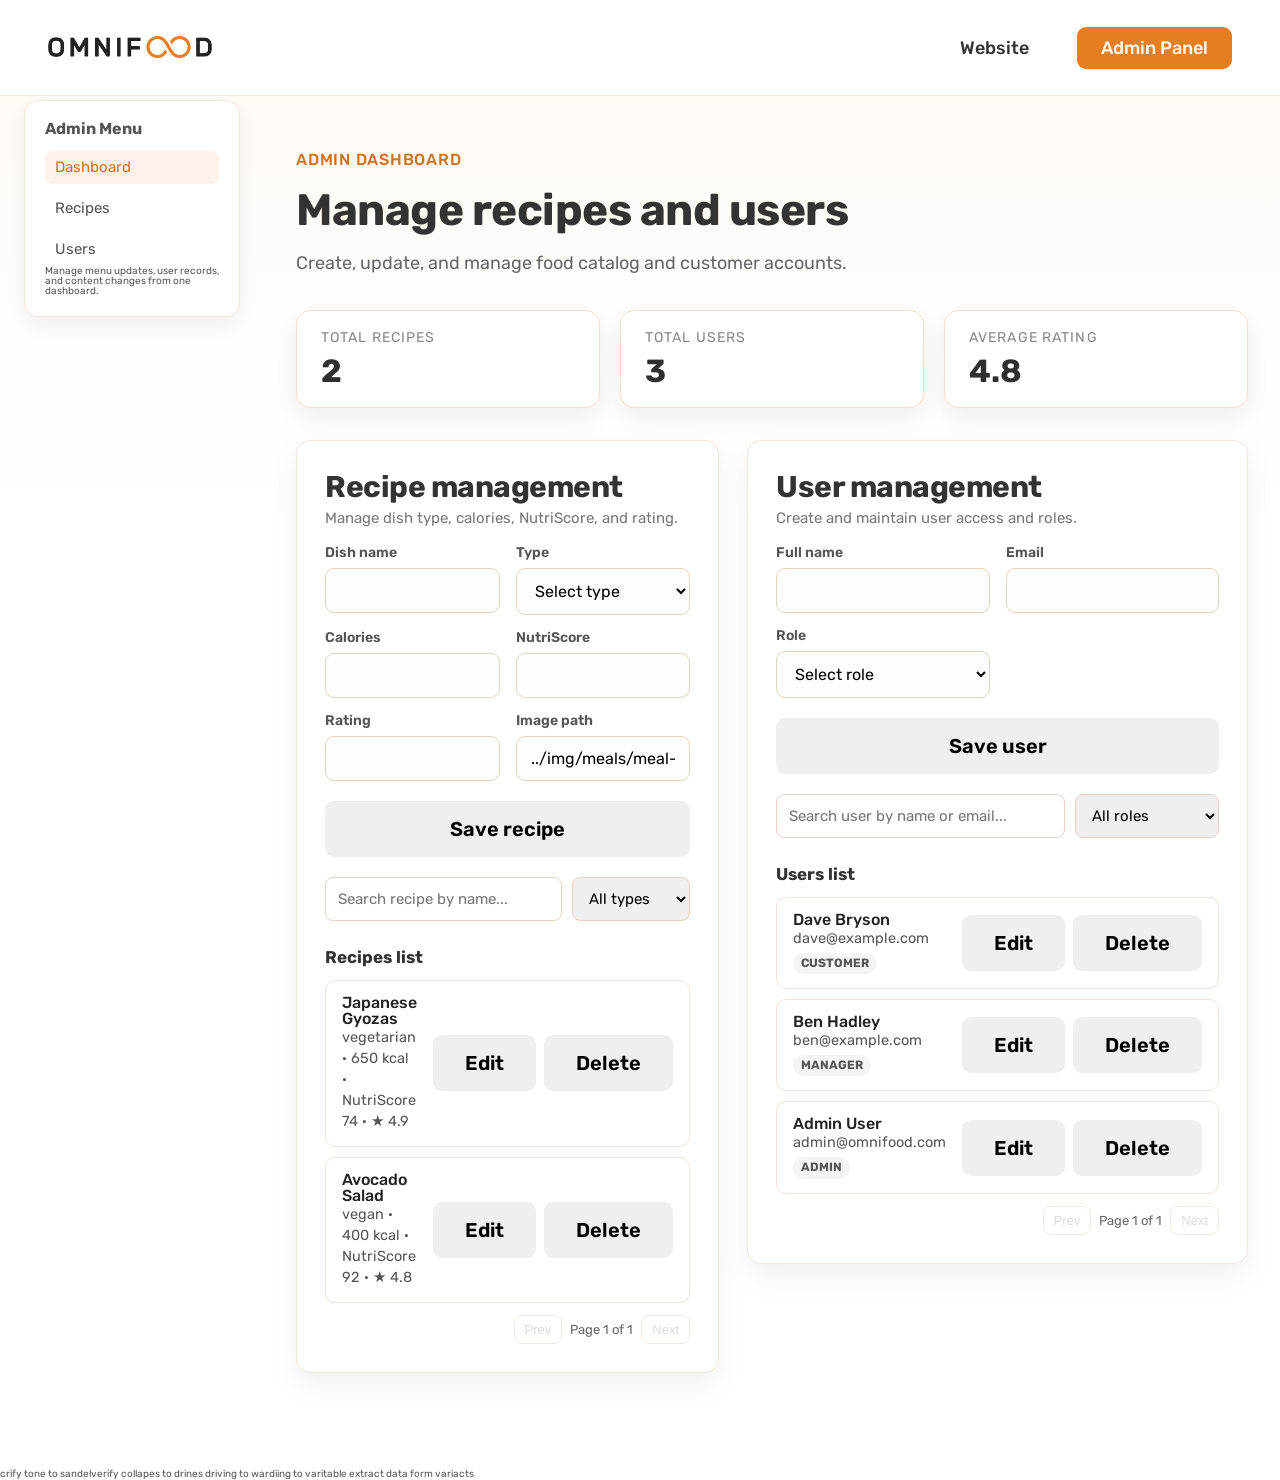
<file: admin/index.html>
<!DOCTYPE html>
<html lang="en">
  <head>
    <meta charset="UTF-8" />
    <meta http-equiv="X-UA-Compatible" content="IE=edge" />
    <meta name="viewport" content="width=device-width, initial-scale=1.0" />

    <link rel="icon" href="../img/favicon.png" />
    <link rel="apple-touch-icon" href="../img/apple-touch-icon.png" />
    <link rel="manifest" href="../manifest.webmanifest" />

    <link rel="preconnect" href="https://fonts.gstatic.com" />
    <link
      href="https://fonts.googleapis.com/css2?family=Rubik:wght@400;500;600;700&display=swap"
      rel="stylesheet"
    />

    <link rel="stylesheet" href="../css/general.css" />
    <link rel="stylesheet" href="../css/style.css" />
    <link rel="stylesheet" href="../css/queries.css" />

    <title>Omnifood — Admin</title>
  </head>
  <body class="admin-page">
    <header class="header admin-header">
      <a href="../index.html">
        <img class="logo" alt="Omnifood logo" src="../img/omnifood-logo.png" />
      </a>

      <nav class="main-nav">
        <ul class="main-nav-list">
          <li><a class="main-nav-link" href="../index.html">Website</a></li>
          <li><a class="main-nav-link nav-cta" href="#admin">Admin Panel</a></li>
        </ul>
      </nav>
    </header>

    <main class="admin-layout">
      <aside class="admin-sidebar">
        <h2 class="admin-sidebar-title">Admin Menu</h2>
        <nav class="admin-sidebar-nav">
          <a href="#admin" class="admin-sidebar-link admin-sidebar-link--active">Dashboard</a>
          <a href="#recipe-management" class="admin-sidebar-link">Recipes</a>
          <a href="#user-management" class="admin-sidebar-link">Users</a>
        </nav>
        <p class="admin-sidebar-note">Manage menu updates, user records, and content changes from one dashboard.</p>
      </aside>

      <section class="section-admin" id="admin">
        <div class="container admin-content">
          <span class="subheading">Admin Dashboard</span>
          <h1 class="heading-secondary admin-title">Manage recipes and users</h1>
          <p class="admin-subtext">Create, update, and manage food catalog and customer accounts.</p>
        </div>

        <div class="container admin-stats admin-content">
          <article class="admin-stat-card">
            <p class="admin-stat-label">Total recipes</p>
            <p class="admin-stat-value" id="metric-recipes">0</p>
          </article>
          <article class="admin-stat-card">
            <p class="admin-stat-label">Total users</p>
            <p class="admin-stat-value" id="metric-users">0</p>
          </article>
          <article class="admin-stat-card">
            <p class="admin-stat-label">Average rating</p>
            <p class="admin-stat-value" id="metric-rating">0.0</p>
          </article>
        </div>

        <div class="container grid grid--2-cols admin-grid admin-content">
          <div class="admin-card" id="recipe-management">
            <div class="admin-card-header">
              <h3 class="heading-tertiary">Recipe management</h3>
              <p>Manage dish type, calories, NutriScore, and rating.</p>
            </div>
            <form class="admin-form" id="recipe-form">
              <input type="hidden" id="recipe-id" />
              <div>
                <label for="recipe-name">Dish name</label>
                <input id="recipe-name" type="text" required />
              </div>
              <div>
                <label for="recipe-type">Type</label>
                <select id="recipe-type" required>
                  <option value="">Select type</option>
                  <option value="vegetarian">Vegetarian</option>
                  <option value="vegan">Vegan</option>
                  <option value="paleo">Paleo</option>
                </select>
              </div>
              <div>
                <label for="recipe-calories">Calories</label>
                <input id="recipe-calories" type="number" min="1" required />
              </div>
              <div>
                <label for="recipe-nutriscore">NutriScore</label>
                <input
                  id="recipe-nutriscore"
                  type="number"
                  min="1"
                  max="100"
                  required
                />
              </div>
              <div>
                <label for="recipe-rating">Rating</label>
                <input
                  id="recipe-rating"
                  type="number"
                  min="0"
                  max="5"
                  step="0.1"
                  required
                />
              </div>
              <div>
                <label for="recipe-image">Image path</label>
                <input
                  id="recipe-image"
                  type="text"
                  value="../img/meals/meal-1.jpg"
                  required
                />
              </div>
              <button type="submit" class="btn btn--full">Save recipe</button>
            </form>

            <div class="admin-toolbar">
              <input id="recipe-search" type="search" placeholder="Search recipe by name..." />
              <select id="recipe-type-filter">
                <option value="all">All types</option>
                <option value="vegetarian">Vegetarian</option>
                <option value="vegan">Vegan</option>
                <option value="paleo">Paleo</option>
              </select>
            </div>

            <h4 class="admin-list-title">Recipes list</h4>
            <div id="recipe-list-admin" class="admin-list"></div>
            <div class="admin-pagination" id="recipe-pagination"></div>
          </div>

          <div class="admin-card" id="user-management">
            <div class="admin-card-header">
              <h3 class="heading-tertiary">User management</h3>
              <p>Create and maintain user access and roles.</p>
            </div>
            <form class="admin-form" id="user-form">
              <input type="hidden" id="user-id" />
              <div>
                <label for="user-name">Full name</label>
                <input id="user-name" type="text" required />
              </div>
              <div>
                <label for="user-email">Email</label>
                <input id="user-email" type="email" required />
              </div>
              <div>
                <label for="user-role">Role</label>
                <select id="user-role" required>
                  <option value="">Select role</option>
                  <option value="customer">Customer</option>
                  <option value="manager">Manager</option>
                  <option value="admin">Admin</option>
                </select>
              </div>
              <button type="submit" class="btn btn--full">Save user</button>
            </form>

            <div class="admin-toolbar">
              <input id="user-search" type="search" placeholder="Search user by name or email..." />
              <select id="user-role-filter">
                <option value="all">All roles</option>
                <option value="customer">Customer</option>
                <option value="manager">Manager</option>
                <option value="admin">Admin</option>
              </select>
            </div>

            <h4 class="admin-list-title">Users list</h4>
            <div id="user-list-admin" class="admin-list"></div>
            <div class="admin-pagination" id="user-pagination"></div>
          </div>
        </div>
      </section>
    </main>

    <div class="toast-stack" id="toast-stack"></div>
    <script defer src="../js/admin.js"></script>
    crify tone to sandelverify collapes to  drines  driving to wardiing to varitable  

  extract data form variacts <datalist>  </datalist>
  </body>
</html>
</file>
<file: css/general.css>
/*
--- 01 TYPOGRAPHY SYSTEM

- Font sizes (px)
10 / 12 / 14 / 16 / 18 / 20 / 24 / 30 / 36 / 44 / 52 / 62 / 74 / 86 / 98

- Font weights
Default: 400
Medium: 500
Semi-bold: 600
Bold: 700

- Line heights
Default: 1
Small: 1.05
Medium: 1.2
Paragraph default: 1.6
Large: 1.8

- Letter spacing
-0.5px
0.75px

--- 02 COLORS

- Primary: #e67e22
- Tints:
#fdf2e9
#fae5d3
#eb984e

- Shades: 
#cf711f
#45260a

- Accents:
- Greys

#888
#767676 (lightest grey allowed on #fff)
#6f6f6f (lightest grey allowed on #fdf2e9)
#555
#333

--- 05 SHADOWS

0 2.4rem 4.8rem rgba(0, 0, 0, 0.075);

--- 06 BORDER-RADIUS

Default: 9px
Medium: 11px

--- 07 WHITESPACE

- Spacing system (px)
2 / 4 / 8 / 12 / 16 / 24 / 32 / 48 / 64 / 80 / 96 / 128
*/

* {
  padding: 0;
  margin: 0;
  box-sizing: border-box;
}

html {
  /* font-size: 10px; */

  /* 10px / 16px = 0.625 = 62.5% */
  /* Percentage of user's browser font-size setting */
  font-size: 62.5%;
  overflow-x: hidden;

  /* Does NOT work on Safari */
  /* scroll-behavior: smooth; */
}

body {
  font-family: "Rubik", sans-serif;
  line-height: 1;
  font-weight: 400;
  color: #555;

  /* Only works if there is nothing absolutely positioned in relation to body */
  overflow-x: hidden;
}

/**************************/
/* GENRAL REUSABLE COMPONENTS */
/**************************/

.container {
  /* 1140px */
  max-width: 120rem;
  padding: 0 3.2rem;
  margin: 0 auto;
}

.grid {
  display: grid;
  column-gap: 6.4rem;
  row-gap: 9.6rem;

  /* margin-bottom: 9.6rem; */
}

/* .grid:last-child {
  margin-bottom: 0;
} */

.grid:not(:last-child) {
  margin-bottom: 9.6rem;
}

.grid--2-cols {
  grid-template-columns: repeat(2, 1fr);
}

.grid--3-cols {
  grid-template-columns: repeat(3, 1fr);
}

.grid--4-cols {
  grid-template-columns: repeat(4, 1fr);
}

/* .grid--5-cols {
  grid-template-columns: repeat(5, 1fr);
} */

.grid--center-v {
  align-items: center;
}

.heading-primary,
.heading-secondary,
.heading-tertiary {
  font-weight: 700;
  color: #333;
  /* color: #45260a; */
  /* color: #343a40; */
  letter-spacing: -0.5px;
}

.heading-primary {
  font-size: 5.2rem;
  line-height: 1.05;
  margin-bottom: 3.2rem;
}

.heading-secondary {
  font-size: 4.4rem;
  line-height: 1.2;
  margin-bottom: 9.6rem;
}

.heading-tertiary {
  font-size: 3rem;
  line-height: 1.2;
  margin-bottom: 3.2rem;
}

.subheading {
  display: block;
  font-size: 1.6rem;
  font-weight: 500;
  color: #cf711f;
  text-transform: uppercase;
  margin-bottom: 1.6rem;
  letter-spacing: 0.75px;
}

.btn,
.btn:link,
.btn:visited {
  display: inline-block;

  text-decoration: none;
  font-size: 2rem;
  font-weight: 600;
  padding: 1.6rem 3.2rem;
  border-radius: 9px;

  /* Only necessary for .btn */
  border: none;
  cursor: pointer;
  font-family: inherit;

  /* Put transition on original "state" */
  /* transition: background-color 0.3s; */
  transition: all 0.3s;
}

.btn--full:link,
.btn--full:visited {
  background-color: #e67e22;
  color: #fff;
}

.btn--full:hover,
.btn--full:active {
  background-color: #cf711f;
}

.btn--outline:link,
.btn--outline:visited {
  background-color: #fff;
  color: #555;
}

.btn--outline:hover,
.btn--outline:active {
  background-color: #fdf2e9;

  /* border: 3px solid #fff; */

  /* Trick to add border inside */
  box-shadow: inset 0 0 0 3px #fff;
}

.btn--form {
  background-color: #45260a;
  color: #fdf2e9;
  align-self: end;
  padding: 1.2rem;
}

.btn--form:hover {
  background-color: #fff;
  color: #555;
}

.link:link,
.link:visited {
  display: inline-block;
  color: #e67e22;
  text-decoration: none;
  border-bottom: 1px solid currentColor;
  padding-bottom: 2px;
  transition: all 0.3s;
}

.link:hover,
.link:active {
  color: #cf711f;
  border-bottom: 1px solid transparent;
}

.list {
  list-style: none;
  display: flex;
  flex-direction: column;
  gap: 1.6rem;
}

.list-item {
  font-size: 1.8rem;
  display: flex;
  align-items: center;
  gap: 1.6rem;
  line-height: 1.2;
}

.list-icon {
  width: 3rem;
  height: 3rem;
  color: #e67e22;
}

*:focus {
  outline: none;
  /* outline: 4px dotted #e67e22; */
  /* outline-offset: 8px; */
  box-shadow: 0 0 0 0.8rem rgba(230, 125, 34, 0.5);
}

/* HELPER/SETTINGS CLASSES */
.margin-right-sm {
  margin-right: 1.6rem !important;
}

.margin-bottom-md {
  margin-bottom: 4.8rem !important;
}

.center-text {
  text-align: center;
}

strong {
  font-weight: 500;
}
</file>
<file: css/style.css>
/**************************/
/* HEADER */
/**************************/

.header {
  display: flex;
  justify-content: space-between;
  align-items: center;
  background-color: #fdf2e9;

  /* Because we want header to be sticky later */
  height: 9.6rem;
  padding: 0 4.8rem;
  position: relative;
}

.logo {
  height: 2.2rem;
}

/**************************/
/* NAVIGATION */
/**************************/

.main-nav-list {
  list-style: none;
  display: flex;
  align-items: center;
  gap: 4.8rem;
}

.main-nav-link:link,
.main-nav-link:visited {
  display: inline-block;
  text-decoration: none;
  color: #333;
  font-weight: 500;
  font-size: 1.8rem;
  transition: all 0.3s;
}

.main-nav-link:hover,
.main-nav-link:active {
  color: #cf711f;
}

.main-nav-link.nav-cta:link,
.main-nav-link.nav-cta:visited {
  padding: 1.2rem 2.4rem;
  border-radius: 9px;
  color: #fff;
  background-color: #e67e22;
}

.main-nav-link.nav-cta:hover,
.main-nav-link.nav-cta:active {
  background-color: #cf711f;
}

/* MOBILE */
.btn-mobile-nav {
  border: none;
  background: none;
  cursor: pointer;

  display: none;
}

.icon-mobile-nav {
  height: 4.8rem;
  width: 4.8rem;
  color: #333;
}

.icon-mobile-nav[name="close-outline"] {
  display: none;
}

/* STICKY NAVIGATION */
.sticky .header {
  position: fixed;
  top: 0;
  bottom: 0;
  width: 100%;
  height: 8rem;
  padding-top: 0;
  padding-bottom: 0;
  background-color: rgba(255, 255, 255, 0.97);
  z-index: 999;
  box-shadow: 0 1.2rem 3.2rem rgba(0, 0, 0, 0.03);
}

.sticky .section-hero {
  margin-top: 9.6rem;
}

/**************************/
/* HERO SECTION */
/**************************/

.section-hero {
  background-color: #ac8b70;
  padding: 4.8rem 0 9.6rem 0;
}

.hero {
  max-width: 130rem;
  margin: 0 auto;
  padding: 0 3.2rem;
  display: grid;
  grid-template-columns: 1fr 1fr;
  gap: 9.6rem;
  align-items: center;
}

.hero-description {
  font-size: 2rem;
  line-height: 1.6;
  margin-bottom: 4.8rem;
}

.hero-img {
  width: 100%;
}

.delivered-meals {
  display: flex;
  align-items: center;
  gap: 1.6rem;
  margin-top: 8rem;
}

.delivered-imgs {
  display: flex;
}

.delivered-imgs img {
  height: 4.8rem;
  width: 4.8rem;
  border-radius: 50%;
  margin-right: -1.6rem;
  border: 3px solid #fdf2e9;
}

.delivered-imgs img:last-child {
  margin: 0;
}

.delivered-text {
  font-size: 1.8rem;
  font-weight: 600;
}

.delivered-text span {
  color: #cf711f;
  font-weight: 700;
}

/**************************/
/* FEATURED IN SECTION */
/**************************/

.section-featured {
  padding: 4.8rem 0 3.2rem 0;
}

.heading-featured-in {
  font-size: 1.4rem;
  text-transform: uppercase;
  letter-spacing: 0.75px;
  font-weight: 500;
  text-align: center;
  margin-bottom: 2.4rem;
  color: #888;
}

.logos {
  display: flex;
  justify-content: space-around;
}

.logos img {
  height: 3.2rem;
  filter: brightness(0);
  opacity: 50%;
}

/**************************/
/* HOW IT WORKS SECTION */
/**************************/

.section-how {
  padding: 9.6rem 0;
}

.step-number {
  font-size: 8.6rem;
  font-weight: 600;
  color: #ddd;
  margin-bottom: 1.2rem;
}

.step-description {
  font-size: 1.8rem;
  line-height: 1.8;
}

.step-img-box {
  position: relative;

  display: flex;
  align-items: center;
  justify-content: center;
}

.step-img-box::before,
.step-img-box::after {
  content: "";
  display: block;
  border-radius: 50%;
  position: absolute;
  top: 50%;
  left: 50%;
  transform: translate(-50%, -50%);
}

.step-img-box::before {
  width: 60%;
  /* height: 60%; */

  /* 60% of parent's width */
  padding-bottom: 60%;

  background-color: #fdf2e9;
  z-index: -2;
}

.step-img-box::after {
  width: 45%;
  padding-bottom: 45%;
  background-color: #fae5d3;
  z-index: -1;
}

.step-img {
  width: 35%;
  /* z-index: 10; */
}

/**************************/
/* MEALS SECTION */
/**************************/

.section-meals {
  padding: 9.6rem 0;
}

.meal {
  box-shadow: 0 2.4rem 4.8rem rgba(0, 0, 0, 0.075);
  border-radius: 11px;
  overflow: hidden;
  transition: all 0.4s;
}

.meal:hover {
  transform: translateY(-1.2rem);
  box-shadow: 0 3.2rem 6.4rem rgba(0, 0, 0, 0.06);
}

.meal-content {
  padding: 3.2rem 4.8rem 4.8rem 4.8rem;
}

.meal-tags {
  margin-bottom: 1.2rem;
  display: flex;
  gap: 0.4rem;
}

.tag {
  display: inline-block;
  padding: 0.4rem 0.8rem;
  font-size: 1.2rem;
  text-transform: uppercase;
  color: #333;
  border-radius: 100px;
  font-weight: 600;
}

.tag--vegetarian {
  background-color: #51cf66;
}
.tag--vegan {
  background-color: #94d82d;
}
.tag--paleo {
  background-color: #ffd43b;
}

.meal-title {
  font-size: 2.4rem;
  color: #333;
  font-weight: 600;
  margin-bottom: 3.2rem;
}

.meal-attributes {
  list-style: none;
  display: flex;
  flex-direction: column;
  gap: 2rem;
}

.meal-attribute {
  font-size: 1.8rem;
  display: flex;
  align-items: center;
  gap: 1.6rem;
}

.meal-icon {
  height: 2.4rem;
  width: 2.4rem;
  color: #e67e22;
}

.meal-img {
  width: 100%;
}

.all-recipes {
  text-align: center;
  font-size: 1.8rem;
}

.featured-recipes-list {
  grid-column: span 2;
  display: grid;
  grid-template-columns: 1fr 1fr;
  gap: 4.8rem;
}

.all-recipes-panel {
  margin-top: 3.2rem;
}

.all-recipes-list {
  margin-top: 2.4rem;
  display: grid;
  grid-template-columns: repeat(3, 1fr);
  gap: 3.2rem;
}

/**************************/
/* TESTIMONIALS SECTION */
/**************************/

.section-testimonials {
  background-color: #fdf2e9;
  display: grid;
  grid-template-columns: 55fr 45fr;
  align-items: center;
}

.testimonials-container {
  padding: 9.6rem;
}

.testimonials {
  display: grid;
  grid-template-columns: 1fr 1fr;
  row-gap: 4.8rem;
  column-gap: 8rem;
}

.testimonial-img {
  width: 6.4rem;
  border-radius: 50%;
  margin-bottom: 1.2rem;
}

.testimonial-text {
  font-size: 1.8rem;
  line-height: 1.8;
  margin-bottom: 1.6rem;
}

.testimonial-name {
  font-size: 1.6rem;
  color: #6f6f6f;
}

.gallery {
  display: grid;
  grid-template-columns: repeat(3, 1fr);
  gap: 1.6rem;
  padding: 1.6rem;
}

.gallery-item {
  overflow: hidden;
}

.gallery-item img {
  display: block;
  width: 100%;
  transition: all 0.4s;
}

.gallery-item img:hover {
  transform: scale(1.1);
}

/**************************/
/* MEALS SECTION */
/**************************/

.section-pricing {
  padding: 9.6rem 0;
}

.pricing-plan {
  border-radius: 11px;

  width: 75%;
}

.pricing-plan--starter {
  justify-self: end;
  border: 2px solid #fdf2e9;
  padding: 4.6rem;
}

.pricing-plan--complete {
  background-color: #fdf2e9;
  padding: 4.8rem;
  position: relative;
  overflow: hidden;
}

.pricing-plan--complete::after {
  content: "Best value";
  position: absolute;
  top: 6%;
  right: -18%;

  text-transform: uppercase;
  font-size: 1.4rem;
  font-weight: 700;
  color: #333;
  background-color: #ffd43b;
  padding: 0.8rem 8rem;
  transform: rotate(45deg);
}

.plan-header {
  text-align: center;
  margin-bottom: 4.8rem;
}

.plan-name {
  color: #cf711f;
  font-weight: 600;
  font-size: 2rem;
  text-transform: uppercase;
  letter-spacing: 0.75;
  margin-bottom: 3.2rem;
}

.plan-price {
  font-size: 6.2rem;
  font-weight: 600;
  color: #333;
  margin-bottom: 1.6rem;
}

.plan-price span {
  font-size: 3rem;
  font-weight: 500;
  margin-right: 0.8rem;
}

.plan-text {
  font-size: 1.6rem;
  line-height: 1.6;
  color: #6f6f6f;
}

.plan-sing-up {
  text-align: center;
  margin-top: 4.8rem;
}

.plan-details {
  font-size: 1.6rem;
  line-height: 1.6;
  text-align: center;
}

.hidden {
  display: none !important;
}

.payment-section {
  margin-bottom: 6.4rem;
}

.payment-box {
  border: 2px solid #fdf2e9;
  border-radius: 11px;
  padding: 3.2rem;
  box-shadow: 0 1.2rem 3.2rem rgba(0, 0, 0, 0.08);
}

.payment-header {
  margin-bottom: 2.4rem;
}

.selected-plan {
  color: #cf711f;
}

.payment-tabs {
  display: flex;
  gap: 1.2rem;
  margin-bottom: 2.4rem;
}

.payment-tab {
  border: none;
  border-radius: 9px;
  font: inherit;
  font-size: 1.6rem;
  font-weight: 600;
  padding: 1.2rem 1.6rem;
  cursor: pointer;
  background-color: #fdf2e9;
  color: #333;
}

.payment-tab--active {
  background-color: #e67e22;
  color: #fff;
}

.payment-content {
  display: none;
}

.payment-content--active {
  display: block;
}

.payment-upi-grid {
  display: grid;
  grid-template-columns: 1fr 1fr;
  gap: 2.4rem;
  align-items: center;
}

.payment-qr {
  width: 100%;
  max-width: 32rem;
  border-radius: 11px;
}

.payment-upi-info p {
  font-size: 1.8rem;
  line-height: 1.6;
}

.payment-form {
  display: grid;
  grid-template-columns: 1fr 1fr;
  gap: 2.4rem;
}

.payment-form label {
  display: block;
  font-size: 1.6rem;
  font-weight: 500;
  margin-bottom: 0.8rem;
}

.payment-form input {
  width: 100%;
  padding: 1.2rem;
  border-radius: 9px;
  border: 1px solid #ddd;
  font-size: 1.7rem;
  font-family: inherit;
}

.payment-form button {
  grid-column: 1 / -1;
}

.feature-icon {
  color: #e67e22;
  height: 3.2rem;
  width: 3.2rem;
  background-color: #fdf2e9;
  margin-bottom: 3.2rem;
  padding: 1.6rem;
  border-radius: 50%;
}

.feature-title {
  font-size: 2.4rem;
  color: #333;
  font-weight: 700;
  margin-bottom: 1.6rem;
}

.feature-text {
  font-size: 1.8rem;
  line-height: 1.8;
}

/**************************/
/* CTA SECTION */
/**************************/

.section-cta {
  /* top / right / bottom / left */
  /* padding: 9.6rem 0 12.8rem 0; */

  /* top / horizontal / left */
  padding: 4.8rem 0 12.8rem;
}

.cta {
  display: grid;
  /* 2/3 = 66.6% + 1/3 = 33.3% */
  grid-template-columns: 2fr 1fr;
  /* background-color: #e67e22; */
  box-shadow: 0 2.4rem 4.8rem rgba(0, 0, 0, 0.15);
  border-radius: 11px;

  background-image: linear-gradient(to right bottom, #eb984e, #e67e22);
  overflow: hidden;
}

.cta-text-box {
  padding: 4.8rem 6.4rem 6.4rem 6.4rem;
  color: #45260a;
}

.cta .heading-secondary {
  /* color: #45260a; */
  color: inherit;
  margin-bottom: 3.2rem;
}

.cta-text {
  font-size: 1.8rem;
  line-height: 1.8;
  margin-bottom: 4.8rem;
}

.cta-img-box {
  background-image: linear-gradient(
      to right bottom,
      rgba(235, 151, 78, 0.35),
      rgba(230, 125, 34, 0.35)
    ),
    url("../img/eating.jpg");
  background-size: cover;
  background-position: center;
}

.cta-form {
  display: grid;
  grid-template-columns: 1fr 1fr;
  column-gap: 3.2rem;
  row-gap: 2.4rem;
}

.cta-form label {
  display: block;
  font-size: 1.6rem;
  font-weight: 500;
  margin-bottom: 1.2rem;
}

.cta-form input,
.cta-form select {
  width: 100%;
  padding: 1.2rem;
  font-size: 1.8rem;
  font-family: inherit;
  color: inherit;
  border: none;
  background-color: #fdf2e9;
  border-radius: 9px;
  box-shadow: 0 1px 2px rgba(0, 0, 0, 0.1);
}

.cta-form input::placeholder {
  color: #aaa;
}

.cta *:focus {
  outline: none;
  box-shadow: 0 0 0 0.8rem rgba(253, 242, 233, 0.5);
}

/**************************/
/* FOOTER */
/**************************/

.footer {
  padding: 12.8rem 0;
  border-top: 1px solid #eee;
}

.grid--footer {
  grid-template-columns: 1.5fr 1.5fr 1fr 1fr 1fr;
}

.logo-col {
  display: flex;
  flex-direction: column;
}

.footer-logo {
  display: block;
  margin-bottom: 3.2rem;
}

.social-links {
  list-style: none;
  display: flex;
  gap: 2.4rem;
}

.social-icon {
  height: 2.4rem;
  width: 2.4rem;
}

.copyright {
  font-size: 1.4rem;
  line-height: 1.6;
  color: #767676;
  margin-top: auto;
}

.footer-heading {
  font-size: 1.8rem;
  font-weight: 500;
  margin-bottom: 4rem;
}

.contacts {
  font-style: normal;
  font-size: 1.6rem;
  line-height: 1.6;
}

.address {
  margin-bottom: 2.4rem;
}

.footer-nav {
  list-style: none;
  display: flex;
  flex-direction: column;
  gap: 2.4rem;
}

.footer-link:link,
.footer-link:visited {
  text-decoration: none;
  font-size: 1.6rem;
  color: #767676;
  transition: all 0.3s;
}

.footer-link:hover,
.footer-link:active {
  color: #555;
}

/**************************/
/* ADMIN DASHBOARD */
/**************************/

.admin-page {
  background: linear-gradient(180deg, #fff8f2 0%, #fff 35%, #fff 100%);
}

.admin-header {
  background-color: #fff;
  border-bottom: 1px solid #f3e6d9;
}

.section-admin {
  padding: 5.6rem 0 9.6rem;
}

.admin-title {
  margin-bottom: 1.2rem;
}

.admin-subtext {
  font-size: 1.8rem;
  color: #666;
  max-width: 72rem;
  line-height: 1.6;
}

.admin-stats {
  margin-top: 3.2rem;
  display: grid;
  grid-template-columns: repeat(3, 1fr);
  gap: 2rem;
}

.admin-stat-card {
  background-color: #fff;
  border: 1px solid #f5dfcc;
  border-radius: 14px;
  padding: 2rem 2.4rem;
  box-shadow: 0 1rem 2.5rem rgba(17, 24, 39, 0.06);
}

.admin-stat-label {
  font-size: 1.4rem;
  text-transform: uppercase;
  letter-spacing: 0.08em;
  color: #888;
  margin-bottom: 1rem;
}

.admin-stat-value {
  font-size: 3.2rem;
  font-weight: 700;
  color: #2f2f2f;
}

.admin-grid {
  margin-top: 3.2rem;
  align-items: start;
  gap: 2.8rem;
}

.admin-card {
  background: #fff;
  border: 1px solid #f3e6d9;
  border-radius: 14px;
  padding: 2.8rem;
  box-shadow: 0 1.2rem 3.2rem rgba(17, 24, 39, 0.06);
}

.admin-card-header {
  margin-bottom: 2rem;
}

.admin-card-header .heading-tertiary {
  margin-bottom: 0.6rem;
}

.admin-card-header p {
  font-size: 1.5rem;
  color: #777;
}

.admin-form {
  display: grid;
  grid-template-columns: 1fr 1fr;
  gap: 1.6rem;
}

.admin-form label {
  display: block;
  font-size: 1.4rem;
  color: #555;
  margin-bottom: 0.8rem;
  font-weight: 600;
}

.admin-form input,
.admin-form select {
  width: 100%;
  padding: 1.2rem 1.4rem;
  border-radius: 9px;
  border: 1px solid #e5d3c0;
  font-size: 1.6rem;
  font-family: inherit;
  background-color: #fffdfb;
}

.admin-form input:focus,
.admin-form select:focus {
  outline: none;
  border-color: #e67e22;
  box-shadow: 0 0 0 0.35rem rgba(230, 126, 34, 0.15);
}

.admin-form .btn {
  grid-column: 1 / -1;
  margin-top: 0.4rem;
}

.admin-list-title {
  margin-top: 2.8rem;
  margin-bottom: 1.4rem;
  font-size: 1.7rem;
  font-weight: 700;
  color: #333;
}

.admin-list {
  display: flex;
  flex-direction: column;
  gap: 1rem;
}

.admin-item {
  background-color: #fff;
  border: 1px solid #f0e4d8;
  border-radius: 10px;
  padding: 1.4rem 1.6rem;
  display: flex;
  align-items: center;
  justify-content: space-between;
  gap: 1.6rem;
}

.admin-item p {
  font-size: 1.45rem;
  color: #555;
  line-height: 1.45;
}

.admin-item strong {
  color: #222;
  font-size: 1.6rem;
}

.admin-actions {
  display: flex;
  gap: 0.8rem;
  flex-shrink: 0;
}

.btn-small {
  border: none;
  border-radius: 8px;
  padding: 0.8rem 1.2rem;
  font-size: 1.3rem;
  font-weight: 700;
  cursor: pointer;
}

.btn-edit {
  background-color: #fff3bf;
  color: #5f4b00;
}

.btn-delete {
  background-color: #ffe3e3;
  color: #c92a2a;
}

.admin-role {
  display: inline-block;
  margin-top: 0.4rem;
  font-size: 1.2rem;
  font-weight: 700;
  text-transform: uppercase;
  color: #555;
  background-color: #f5f5f5;
  border-radius: 999px;
  padding: 0.2rem 0.8rem;
}

.admin-layout {
  display: grid;
  grid-template-columns: 24rem 1fr;
  gap: 2.4rem;
  align-items: start;
}

.admin-sidebar {
  position: sticky;
  top: 10rem;
  align-self: start;
  margin-left: 2.4rem;
  background: #fff;
  border: 1px solid #f3e6d9;
  border-radius: 14px;
  padding: 2rem;
  box-shadow: 0 1rem 2rem rgba(17, 24, 39, 0.05);
}

.admin-sidebar-title {
  font-size: 1.6rem;
  margin-bottom: 1.4rem;
}

.admin-sidebar-nav {
  display: flex;
  flex-direction: column;
  gap: 0.8rem;
}

.admin-sidebar-link {
  font-size: 1.5rem;
  color: #555;
  text-decoration: none;
  padding: 0.9rem 1rem;
  border-radius: 8px;
}

.admin-sidebar-link--active,
.admin-sidebar-link:hover {
  background-color: #fdf2e9;
  color: #cf711f;
}

.admin-content {
  max-width: 120rem;
}

.admin-toolbar {
  margin-top: 2rem;
  display: grid;
  grid-template-columns: 2fr 1fr;
  gap: 1rem;
}

.admin-toolbar input,
.admin-toolbar select {
  width: 100%;
  padding: 1.1rem 1.2rem;
  border-radius: 8px;
  border: 1px solid #e5d3c0;
  font-size: 1.5rem;
  font-family: inherit;
}

.admin-pagination {
  margin-top: 1.2rem;
  display: flex;
  justify-content: flex-end;
  align-items: center;
  gap: 0.8rem;
}

.admin-page-btn {
  border: 1px solid #e5d3c0;
  background-color: #fff;
  border-radius: 8px;
  padding: 0.6rem 1rem;
  font-size: 1.3rem;
  cursor: pointer;
}

.admin-page-btn:disabled {
  opacity: 0.5;
  cursor: not-allowed;
}

.admin-page-indicator {
  font-size: 1.3rem;
  color: #666;
}

.toast-stack {
  position: fixed;
  right: 2rem;
  bottom: 2rem;
  z-index: 9999;
  display: flex;
  flex-direction: column;
  gap: 0.8rem;
}

.toast {
  min-width: 24rem;
  max-width: 36rem;
  color: #fff;
  font-size: 1.4rem;
  padding: 1.1rem 1.3rem;
  border-radius: 8px;
  box-shadow: 0 1rem 2rem rgba(0, 0, 0, 0.15);
}

.toast--success {
  background-color: #2f9e44;
}

.toast--warning {
  background-color: #f08c00;
}

.toast--info {
  background-color: #1971c2;
}
</file>
<file: css/queries.css>
/* rem and em do NOT depend on html font-size in media queries! Instead, 1rem = 1em = 16px */

/**************************/
/* BELOW 1344px (Smaller desktops) */
/**************************/

@media (max-width: 84em) {
  .hero {
    max-width: 120rem;
  }

  .heading-primary {
    font-size: 4.4rem;
  }

  .gallery {
    grid-template-columns: repeat(2, 1fr);
  }
}

/**************************/
/* BELOW 1200px (Landscape Tablets) */
/**************************/

@media (max-width: 75em) {
  html {
    /* 9px / 16px  */
    font-size: 56.25%;
  }

  .grid {
    column-gap: 4.8rem;
    row-gap: 6.4rem;
  }

  .heading-secondary {
    font-size: 3.6rem;
  }

  .heading-tertiary {
    font-size: 2.4rem;
  }

  .header {
    padding: 0 3.2rem;
  }

  .main-nav-list {
    gap: 3.2rem;
  }

  .hero {
    gap: 4.8rem;
  }

  .testimonials-container {
    padding: 9.6rem 3.2rem;
  }

  .admin-form {
    grid-template-columns: 1fr;
  }

  .admin-layout {
    grid-template-columns: 1fr;
  }

  .admin-sidebar {
    position: static;
    margin: 2.4rem 3.2rem 0;
  }
}

/**************************/
/* BELOW 944px (Tablets) */
/**************************/

@media (max-width: 59em) {
  html {
    /* 8px / 16px = 0.5 = 50% */
    font-size: 50%;
  }

  .hero {
    grid-template-columns: 1fr;
    padding: 0 8rem;
    gap: 6.4rem;
  }

  .hero-text-box,
  .hero-img-box {
    text-align: center;
  }

  .hero-img {
    width: 60%;
  }

  .delivered-meals {
    justify-content: center;
    margin-top: 3.2rem;
  }

  .logos img {
    height: 2.4rem;
  }

  .step-number {
    font-size: 7.4rem;
  }

  .meal-content {
    padding: 2.4rem 3.2rem 3.2rem 3.2rem;
  }

  .featured-recipes-list {
    grid-template-columns: 1fr;
    grid-column: 1 / -1;
  }

  .all-recipes-list {
    grid-template-columns: repeat(2, 1fr);
  }

  .section-testimonials {
    grid-template-columns: 1fr;
  }

  .gallery {
    grid-template-columns: repeat(6, 1fr);
  }

  .cta {
    /* 3/5 = 60% + 2/5 = 40% */
    grid-template-columns: 3fr 2fr;
  }

  .cta-form {
    grid-template-columns: 1fr;
  }

  .btn--form {
    margin-top: 1.2rem;
  }

  /* MOBILE NAVIGATION */
  .btn-mobile-nav {
    display: block;
    z-index: 9999;
  }

  .main-nav {
    background-color: rgba(255, 255, 255, 0.9);
    -webkit-backdrop-filter: blur(5px);
    backdrop-filter: blur(10px);
    position: absolute;
    top: 0;
    left: 0;
    width: 100%;
    height: 100vh;
    transform: translateX(100%);

    display: flex;
    align-items: center;
    justify-content: center;
    transition: all 0.5s ease-in;

    /* Hide navigation */
    /* Allows NO transitions at all */
    /* display: none; */

    /* 1) Hide it visually */
    opacity: 0;

    /* 2) Make it unaccessible to mouse and keyboard */
    pointer-events: none;

    /* 3) Hide it from screen readers */
    visibility: hidden;
  }

  .nav-open .main-nav {
    opacity: 1;
    pointer-events: auto;
    visibility: visible;
    transform: translateX(0);
  }

  .nav-open .icon-mobile-nav[name="close-outline"] {
    display: block;
  }

  .nav-open .icon-mobile-nav[name="menu-outline"] {
    display: none;
  }

  .main-nav-list {
    flex-direction: column;
    gap: 4.8rem;
  }

  .main-nav-link:link,
  .main-nav-link:visited {
    font-size: 3rem;
  }

  .admin-stats {
    grid-template-columns: 1fr;
  }

  .admin-toolbar {
    grid-template-columns: 1fr;
  }
}

/**************************/
/* BELOW 704px (Smaller tablets) */
/**************************/

@media (max-width: 44em) {
  .grid--3-cols,
  .grid--4-cols {
    grid-template-columns: repeat(2, 1fr);
  }

  .diets {
    grid-column: 1 / -1;
    justify-self: center;
  }

  .all-recipes-list {
    grid-template-columns: 1fr;
  }

  .heading-secondary {
    margin-bottom: 4.8rem;
  }

  .pricing-plan {
    width: 100%;
  }

  .grid--footer {
    grid-template-columns: repeat(6, 1fr);
  }

  .logo-col,
  .address-col {
    grid-column: span 3;
  }

  .nav-col {
    grid-row: 1;
    grid-column: span 2;
    margin-bottom: 3.2rem;
  }

  .admin-item {
    flex-direction: column;
    align-items: flex-start;
  }
}

/**************************/
/* BELOW 544px (Phones) */
/**************************/

@media (max-width: 34em) {
  .grid {
    row-gap: 4.8rem;
  }

  .grid--2-cols,
  .grid--3-cols,
  .grid--4-cols {
    grid-template-columns: 1fr;
  }

  .btn,
  .btn:link,
  .btn:visited {
    padding: 2.4rem 1.6rem;
  }

  .section-hero {
    padding: 2.4rem 0 6.4rem 0;
  }

  .hero {
    padding: 0 3.2rem;
  }

  .hero-img {
    width: 80%;
  }

  .logos img {
    height: 1.2rem;
  }

  .step-img-box:nth-child(2) {
    grid-row: 1;
  }

  .step-img-box:nth-child(6) {
    grid-row: 5;
  }

  .step-img-box {
    transform: translateY(2.4rem);
  }

  .testimonials {
    grid-template-columns: 1fr;
  }

  .gallery {
    grid-template-columns: repeat(4, 1fr);
    gap: 1.2rem;
  }

  .cta {
    grid-template-columns: 1fr;
  }

  .cta-text-box {
    padding: 3.2rem;
  }

  .cta-img-box {
    height: 32rem;
    grid-row: 1;
  }
}

/* 
- Font sizes (px)
10 / 12 / 14 / 16 / 18 / 20 / 24 / 30 / 36 / 44 / 52 / 62 / 74 / 86 / 98

- Spacing system (px)
2 / 4 / 8 / 12 / 16 / 24 / 32 / 48 / 64 / 80 / 96 / 128
*/

/**************************/
/* Fixing Safari flexbox gap */
/**************************/

.no-flexbox-gap .main-nav-list li:not(:last-child) {
  margin-right: 4.8rem;
}

.no-flexbox-gap .list-item:not(:last-child) {
  margin-bottom: 1.6rem;
}

.no-flexbox-gap .list-icon:not(:last-child) {
  margin-right: 1.6rem;
}

.no-flexbox-gap .delivered-faces {
  margin-right: 1.6rem;
}

.no-flexbox-gap .meal-attribute:not(:last-child) {
  margin-bottom: 2rem;
}

.no-flexbox-gap .meal-icon {
  margin-right: 1.6rem;
}

.no-flexbox-gap .footer-row div:not(:last-child) {
  margin-right: 6.4rem;
}

.no-flexbox-gap .social-links li:not(:last-child) {
  margin-right: 2.4rem;
}

.no-flexbox-gap .footer-nav li:not(:last-child) {
  margin-bottom: 2.4rem;
}

@media (max-width: 75em) {
  .no-flexbox-gap .main-nav-list li:not(:last-child) {
    margin-right: 3.2rem;
  }
}

@media (max-width: 59em) {
  .no-flexbox-gap .main-nav-list li:not(:last-child) {
    margin-right: 0;
    margin-bottom: 4.8rem;
  }
}
</file>
